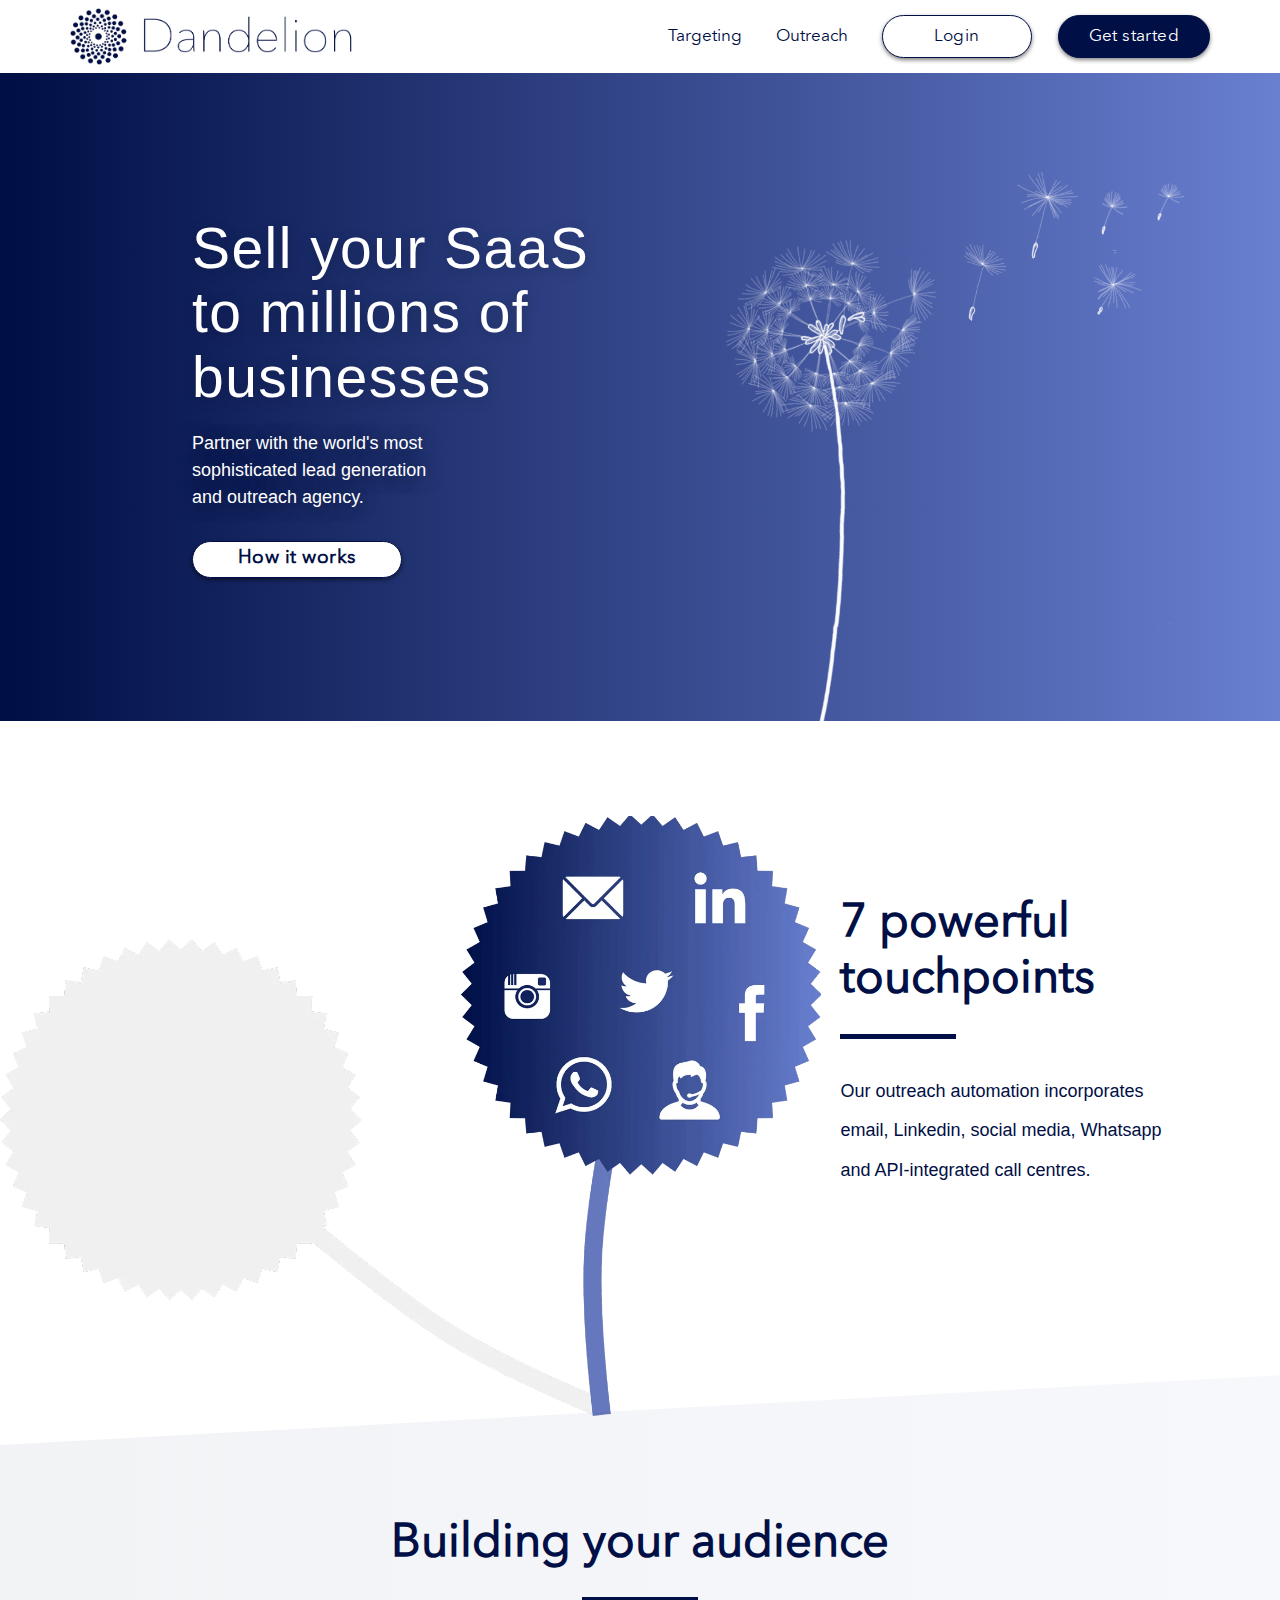
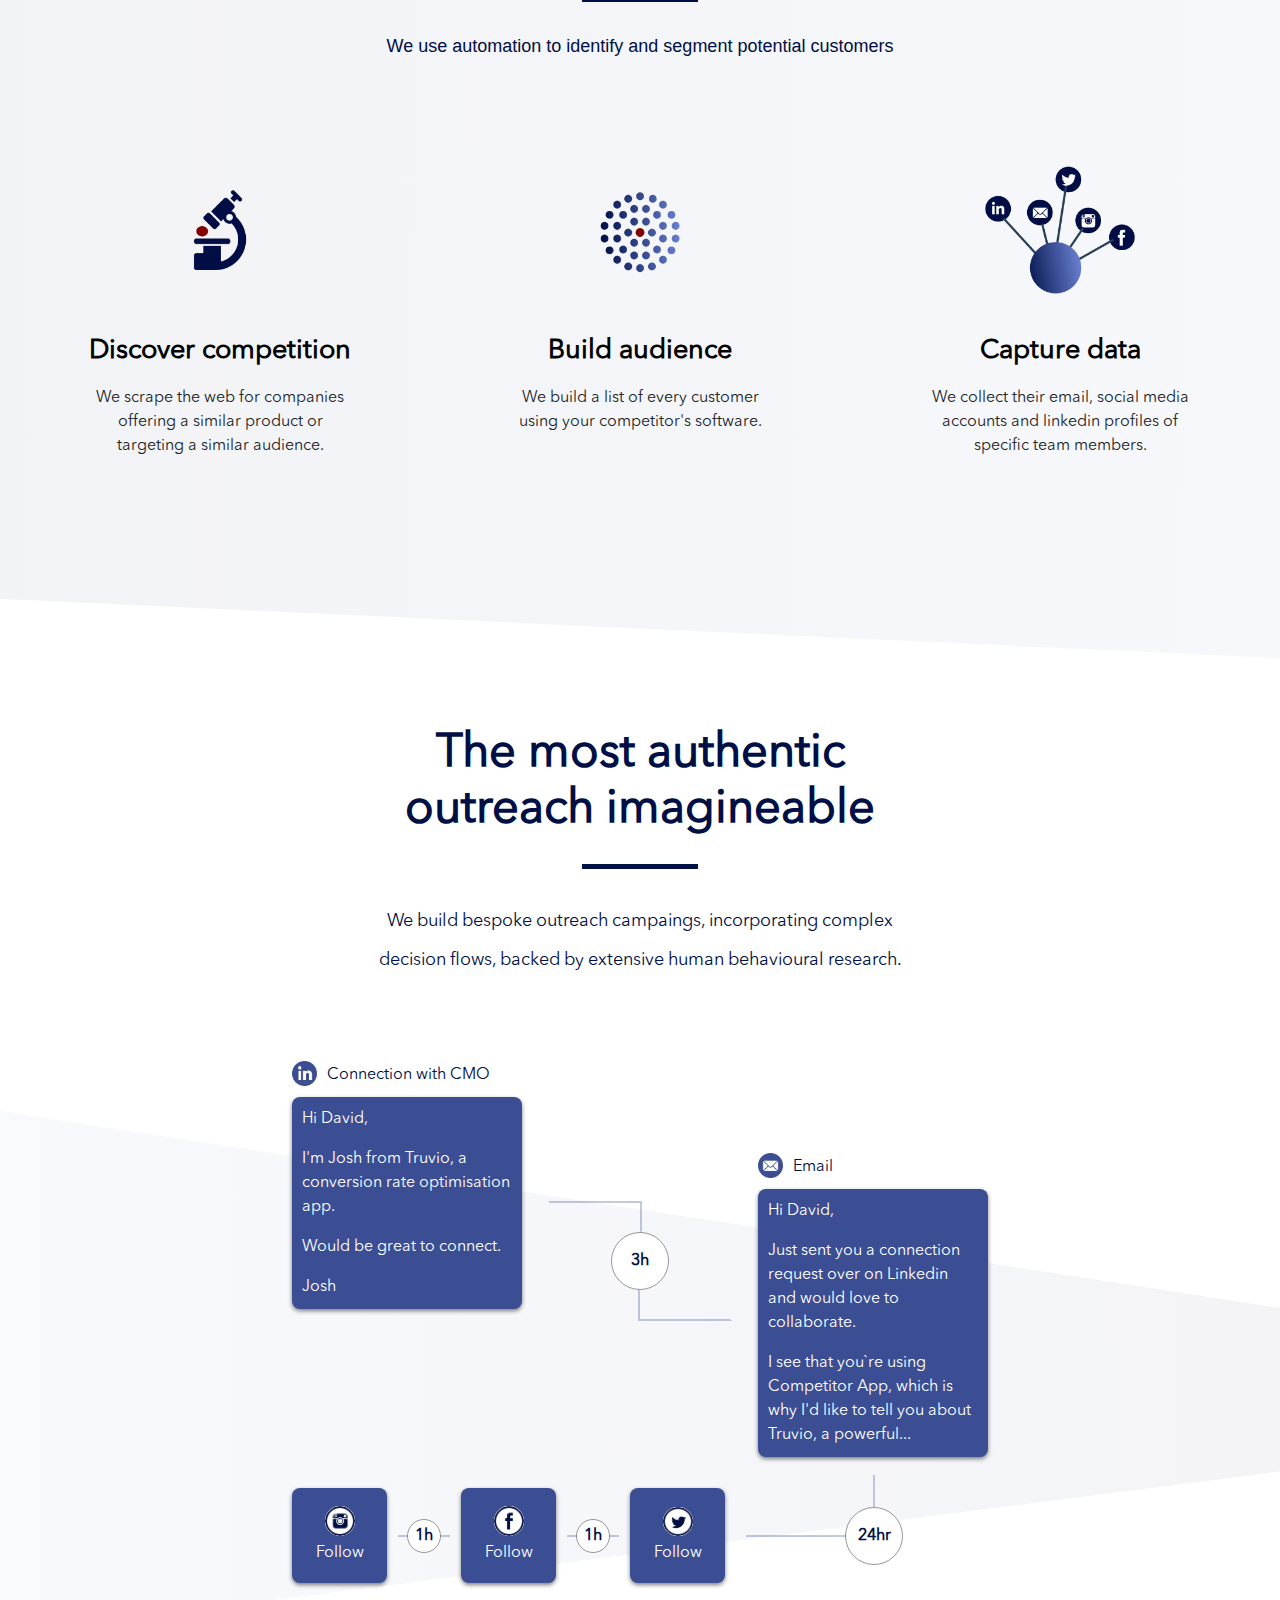
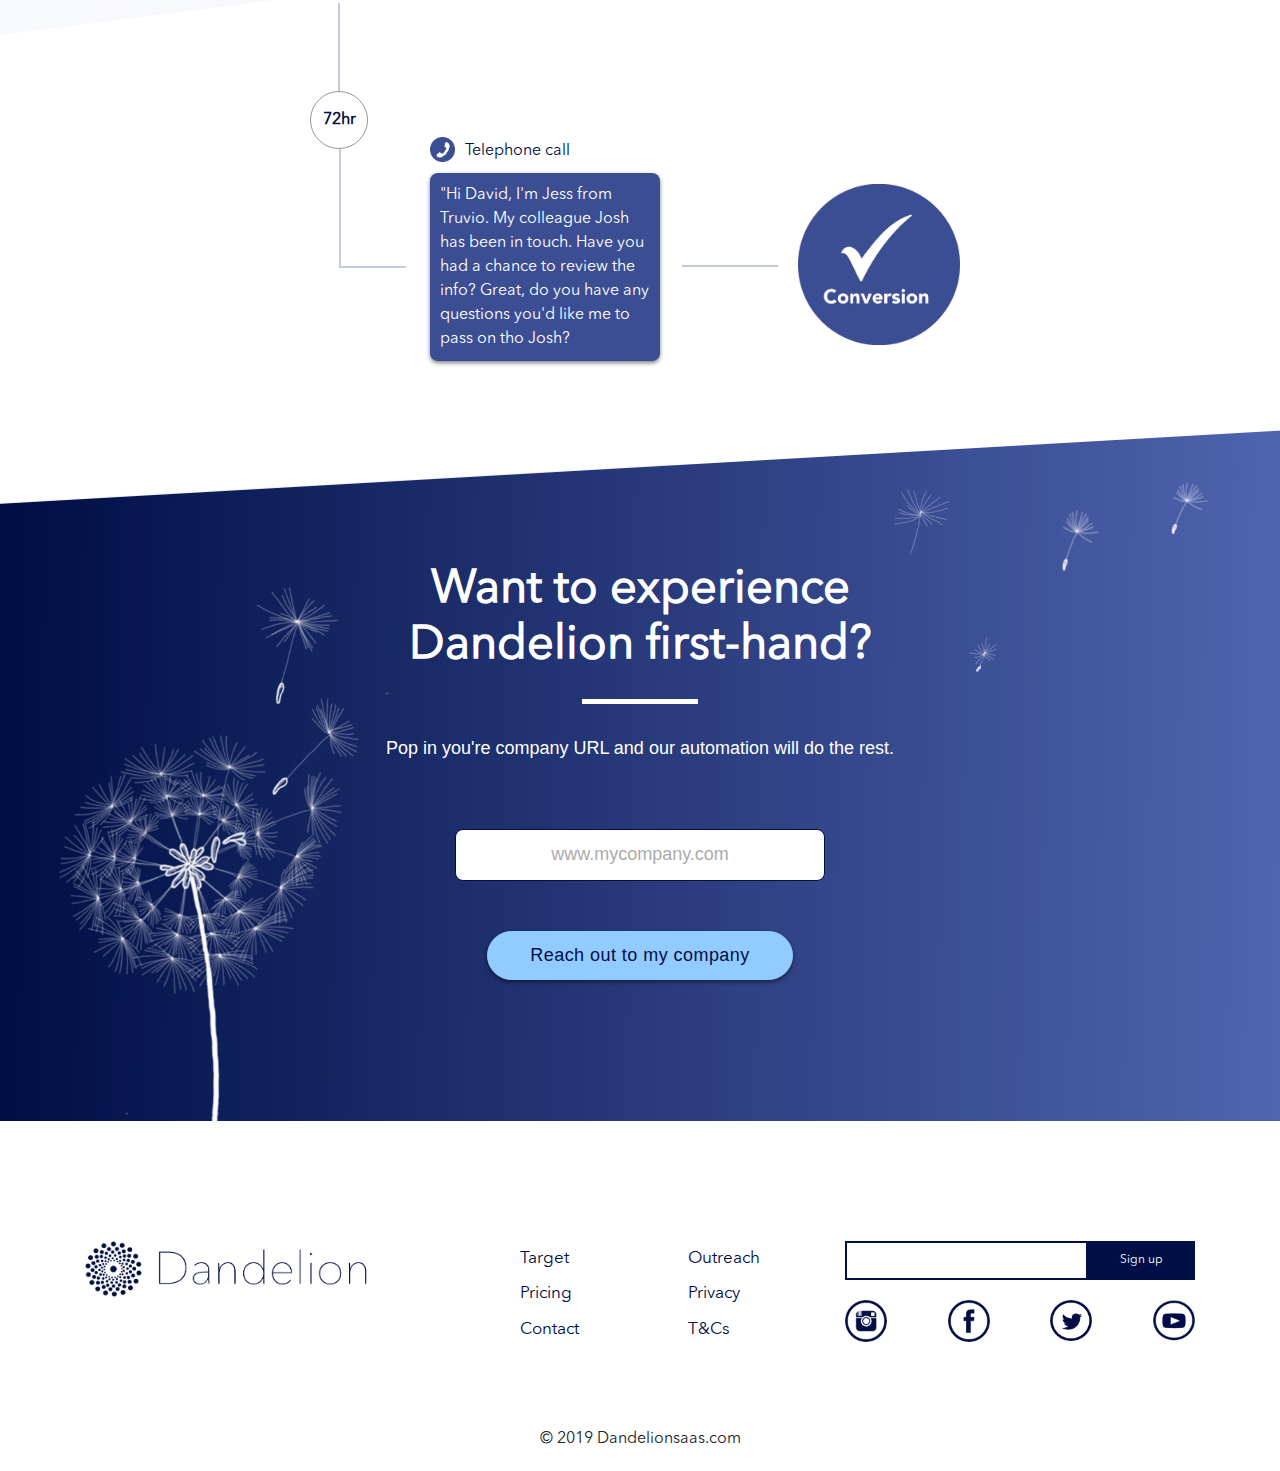
<file: app/index.html>
<!DOCTYPE html>
<html lang="en">

<head>
  <meta charset="UTF-8">
  <meta name="viewport" content="width=device-width, initial-scale=1.0">
  <meta http-equiv="X-UA-Compatible" content="ie=edge">
  <title>Dandelion HTML template - home</title>
  <link rel="shortcut icon" href="./images/favicon.ico" type="image/x-icon">

  <link rel="stylesheet" href="https://stackpath.bootstrapcdn.com/bootstrap/4.3.1/css/bootstrap.min.css"
    integrity="sha384-ggOyR0iXCbMQv3Xipma34MD+dH/1fQ784/j6cY/iJTQUOhcWr7x9JvoRxT2MZw1T" crossorigin="anonymous">
  <link rel="stylesheet" href="css/style.css">
</head>

<body>
  <header class="mainHeader container">
    <div class="mainHeader__logoBlock">
      <a href="#" class="mainLogo">
        <picture>
          <source srcset="./images/logo-main.webp" type="image/webp" class="mainLogo__img">
          <source srcset="./images/logo-main.png" type="image/png" class="mainLogo__img">
          <img src="./images/logo-main.png" alt="icon" class="mainLogo__img">
        </picture>
      </a>
    </div>
    <div class="mainHeader__linksBlock">
      <div class="mainHeader__linksBlock-links">
        <ul class="main-header-nav-ul">
          <li class="main-header-nav-li">
            <a href="#" class="main-header-nav-li__a">
              Targeting
            </a>
          </li>
          <li class="main-header-nav-li">
            <a href="#" class="main-header-nav-li__a">
              Outreach
            </a>
          </li>
        </ul>
      </div>
      <div class="mainHeader__linksBlock-btn">
        <a href="#" class="btn">
          Login
        </a>
        <a href="#" class="btn btn-inverse">
          Get started
        </a>
      </div>
    </div>

  </header>
  <div class="main-content">
    <section class="section-hero-block">
      <picture>
        <source srcset="./images/hero_dandelion.webp" type="image/webp" class="section-hero-block__bgi">
        <source srcset="./images/hero_dandelion.png" type="image/png" class="section-hero-block__bgi">
        <img src="./images/hero_dandelion.png" alt="icon" class="section-hero-block__bgi">
      </picture>
      <div class="section-hero-block__content">
        <div class="section-hero-block__content-title">
          Sell your SaaS to millions of businesses
        </div>
        <div class="section-hero-block__content-sub">
          Partner with the world's most sophisticated lead generation and outreach agency.
        </div>
        <div class="section-hero-block__content-btn">
          <a href="#" class="btn btn_size_md">
            How it works
          </a>
        </div>
      </div>
    </section>
    <section class="section-touchpoints">
      <div class="section-touchpoints__content-block">
        <h3 class="section-title section-touchpoints-title">
          7 powerful touchpoints
        </h3>
        <div class="section-touchpoints-sub section-sub">
          Our outreach automation incorporates email,
          Linkedin, social media, Whatsapp and API-integrated call
          centres.
        </div>
      </div>
      <div class="section-touchpoints__imageBlock">
        <picture>
          <source srcset="./images/dandelion_social.webp" type="image/webp" class="section-touchpoints__imageBlock-img">
          <source srcset="./images/dandelion_social.png" type="image/png" class="section-touchpoints__imageBlock-img">
          <img src="./images/dandelion_social.png" alt="icon" class="section-touchpoints__imageBlock-img">
        </picture>
      </div>
    </section>
    <section class="section-audience">
      <div class="section-audience__head">
        <div class="section-title section-audience__title">
          Building your audience
        </div>
        <div class="section-sub section-audience__sub">
          We use automation to identify and segment potential customers
        </div>
      </div>
      <div class="section-audience__body container">
        <div class="audience-block">
          <div class="audience-block__img">
            <picture>
              <source srcset="./images/Discover-competition.webp" type="image/webp" class="audience-block__img-icon">
              <source srcset="./images/Discover-competition.png" type="image/png" class="audience-block__img-icon">
              <img src="./images/Discover-competition.png" alt="icon" class="audience-block__img-icon">
            </picture>
          </div>
          <div class="audience-block__title">
            Discover competition
          </div>
          <div class="audience-block__sub">
            We scrape the web for companies
            offering a similar product or targeting a
            similar audience.
          </div>
        </div>
        <div class="audience-block">
          <div class="audience-block__img">
            <picture>
              <source srcset="./images/build-ausience.webp" type="image/webp" class="audience-block__img-icon">
              <source srcset="./images/build-ausience.png" type="image/png" class="audience-block__img-icon">
              <img src="./images/build-ausience.png" alt="icon" class="audience-block__img-icon">
            </picture>
          </div>
          <div class="audience-block__title">
            Build audience
          </div>
          <div class="audience-block__sub">
            We build a list of every customer using
            your competitor's software.
          </div>
        </div>
        <div class="audience-block">
          <div class="audience-block__img">
            <picture>
              <source srcset="./images/capture-data.webp" type="image/webp" class="audience-block__img-icon">
              <source srcset="./images/capture-data.png" type="image/png" class="audience-block__img-icon">
              <img src="./images/capture-data.png" alt="icon" class="audience-block__img-icon">
            </picture>
          </div>
          <div class="audience-block__title">
            Capture data
          </div>
          <div class="audience-block__sub">
            We collect their email, social media
            accounts and linkedin profiles of
            specific team members.
          </div>
        </div>
      </div>
    </section>

    <section class="section-authentic-scheme">
      <div class="container section-authentic-scheme__head">
        <h3 class="section-authentic-scheme__head-title section-title">
          The most authentic outreach imagineable
        </h3>
        <div class="section-sub section-authentic-scheme__head-sub">
          We build bespoke outreach campaings, incorporating complex
          decision flows, backed by extensive human behavioural research.
        </div>
      </div>
      <div class="container section-authentic-scheme__body">
        <div class="row authentic-scheme-row-first authentic-scheme-row">
          <div class="authentic-scheme-row-first__text-block linkedin-block authentic-scheme-text-block">
            <div class="authentic-scheme-text-block__title">
              <a href="#" class="authentic-scheme-social-link">
                <picture>
                  <source srcset="./images/icon_in.webp" type="image/webp" class="authentic-scheme-social-link__icon">
                  <source srcset="./images/icon_in.png" type="image/png" class="authentic-scheme-social-link__icon">
                  <img src="./images/icon_in.png" alt="icon" class="authentic-scheme-social-link__icon">
                </picture>
                <p class="authentic-scheme-social-link__text">
                  Connection with CMO
                </p>
              </a>
            </div>
            <div class="authentic-scheme-text-block__text">
              <p>Hi David,</p>
              <p>I'm Josh from Truvio, a conversion rate optimisation app.</p>
              <p>Would be great to connect.</p>
              <p>Josh</p>
            </div>

          </div>
          <div class="authentic-scheme-row-first__hr-block authentic-scheme-hr-l">
            3h
          </div>
          <div class="authentic-scheme-row-first__text-block email-block authentic-scheme-text-block">
            <div class="authentic-scheme-text-block__title">
              <a href="#" class="authentic-scheme-social-link">
                <picture>
                  <source srcset="./images/icon_mail.webp" type="image/webp" class="authentic-scheme-social-link__icon">
                  <source srcset="./images/icon_mail.png" type="image/png" class="authentic-scheme-social-link__icon">
                  <img src="./images/icon_mail.png" alt="icon" class="authentic-scheme-social-link__icon">
                </picture>
                <p class="authentic-scheme-social-link__text">
                  Email
                </p>
              </a>
            </div>
            <div class="authentic-scheme-text-block__text">
              <p>Hi David,</p>
              <p>Just sent you a connection request over on Linkedin
                and would love to collaborate.
              </p>
              <p>
                I see that you`re using Competitor App,
                which is why I'd like to tell you about
                Truvio, a powerful...
              </p>
            </div>

          </div>
        </div>
        <div class="row authentic-scheme-row-second authentic-scheme-row">
          <a href="#" class="authentic-scheme-social-medium-block">
            <picture>
              <source srcset="./images/social/icon_instagram.webp" type="image/webp"
                class="authentic-scheme-social-medium-block__icon">
              <source srcset="./images/social/icon_instagram.png" type="image/png"
                class="authentic-scheme-social-medium-block__icon">
              <img src="./images/social/icon_instagram.png" alt="social icon"
                class="authentic-scheme-social-medium-block__icon">
            </picture>
            <div class="authentic-scheme-social-medium-block__text">
              Follow
            </div>
          </a>
          <div class="authentic-scheme-hr-m">
            1h
          </div>
          <a href="#" class="authentic-scheme-social-medium-block">
            <picture>
              <source srcset="./images/social/icon_facebook.webp" type="image/webp"
                class="authentic-scheme-social-medium-block__icon">
              <source srcset="./images/social/icon_facebook.png" type="image/png"
                class="authentic-scheme-social-medium-block__icon">
              <img src="./images/social/icon_facebook.png" alt="social icon"
                class="authentic-scheme-social-medium-block__icon">
            </picture>
            <div class="authentic-scheme-social-medium-block__text">
              Follow
            </div>
          </a>
          <div class="authentic-scheme-hr-m">
            1h
          </div>
          <a href="#" class="authentic-scheme-social-medium-block">
            <picture>
              <source srcset="./images/social/icon_twitter.webp" type="image/webp"
                class="authentic-scheme-social-medium-block__icon">
              <source srcset="./images/social/icon_twitter.png" type="image/png"
                class="authentic-scheme-social-medium-block__icon">
              <img src="./images/social/icon_twitter.png" alt="social icon"
                class="authentic-scheme-social-medium-block__icon">
            </picture>
            <div class="authentic-scheme-social-medium-block__text">
              Follow
            </div>
          </a>
          <div class="authentic-scheme-row-second__hr-block authentic-scheme-hr-l">
            24hr
          </div>
        </div>
        <div class="row authentic-scheme-row-third authentic-scheme-row">
          <div class="authentic-scheme-row-third__hr-block authentic-scheme-hr-l">
            72hr
          </div>
          <div class="authentic-scheme-row-third__text-block email-block authentic-scheme-text-block">
            <div class="authentic-scheme-text-block__title">
              <a href="#" class="authentic-scheme-social-link">
                <img src="./images/icon_phone.png" alt="social image icon" class="authentic-scheme-social-link__icon">
                <p class="authentic-scheme-social-link__text">
                  Telephone call
                </p>
              </a>
            </div>
            <div class="authentic-scheme-text-block__text">
              <p>"Hi David, I'm Jess from Truvio. My colleague Josh
                has been in touch. Have you had a chance to review the info?
                Great, do you have any questions you'd like me to pass on tho Josh?
              </p>
            </div>
          </div>
          <div class="authentic-scheme-row-third__conversion-icon">
            <picture>
              <source srcset="./images/icon_conversion.webp" type="image/webp"
                class="authentic-scheme-row-third__conversion-icon-img">
              <source srcset="./images/icon_conversion.png" type="image/png"
                class="authentic-scheme-row-third__conversion-icon-img">
              <img src="./images/icon_conversion.png" alt="icon"
                class="authentic-scheme-row-third__conversion-icon-img">
            </picture>
          </div>
        </div>
    </section>

    <section class="section-reach-company">
      <picture>
        <source srcset="./images/dandelion_single.webp" type="image/webp" class="section-reach-company__left-icon">
        <source srcset="./images/dandelion_single.png" type="image/png" class="section-reach-company__left-icon">
        <img src="./images/dandelion_single.png" alt="reach-company img" class="section-reach-company__left-icon">
      </picture>
      <picture>
        <source srcset="./images/items_dandelion.webp" type="image/webp" class="section-reach-company__right-icon">
        <source srcset="./images/items_dandelion.png" type="image/png" class="section-reach-company__right-icon">
        <img src="./images/items_dandelion.png" alt="reach-company img" class="section-reach-company__right-icon">
      </picture>
      <div class="section-reach-company__content reach-company-content">
        <div class="reach-company-content__title section-title">
          Want to experience Dandelion first-hand?
        </div>
        <div class="reach-company-content__sub section-sub">
          Pop in you're company URL and our automation will do the rest.
        </div>
        <form class="reach-company-content-form">
          <input type="text" class="reach-company-content-form__text-input" placeholder="www.mycompany.com">
          <br />
          <input type="submit" class="reach-company-content-form__submit-input" value="Reach out to my company">
        </form>
      </div>
    </section>

  </div>

  <footer class="footer-main">
    <div class="container">
      <div class="row">
        <div class="col-4 footer-widget-1">
          <a href="#" class="mainLogo">
            <picture>
              <source srcset="./images/logo-main.webp" type="image/webp" class="mainLogo__img">
              <source srcset="./images/logo-main.png" type="image/png" class="mainLogo__img">
              <img src="./images/logo-main.png" alt="Alt Text!" class="mainLogo__img">
            </picture>
          </a>
        </div>
        <div class="col-4 nav-footer-container footer-widget-2">
          <ul class="nav-footer-ul">
            <li class="nav-footer-ul-li">
              <a href="#" class="nav-footer-ul-li__a">
                Target
              </a>
            </li>
            <li class="nav-footer-ul-li">
              <a href="#" class="nav-footer-ul-li__a">
                Pricing
              </a>
            </li>
            <li class="nav-footer-ul-li">
              <a href="#" class="nav-footer-ul-li__a">
                Contact
              </a>
            </li>
          </ul>
          <ul class="nav-footer-ul">
            <li class="nav-footer-ul-li">
              <a href="#" class="nav-footer-ul-li__a">
                Outreach
              </a>
            </li>
            <li class="nav-footer-ul-li">
              <a href="#" class="nav-footer-ul-li__a">
                Privacy
              </a>
            </li>
            <li class="nav-footer-ul-li">
              <a href="#" class="nav-footer-ul-li__a">
                T&Cs
              </a>
            </li>
          </ul>
        </div>
        <div class="col-4 footer-widget-3">
          <form class="footer-sign-form">
            <input type="text" name="signUp" class="footer-sign-form__text" id="signUp">
            <input type="submit" value="Sign up" class="footer-sign-form__submit">
          </form>
          <nav class="footer-social-nav">
            <a href="#" class="footer-social-nav__a">
              <picture>
                <source srcset="./images/f-icon-inst.webp" type="image/webp" class="footer-social-nav__a-img">
                <source srcset="./images/f-icon-inst.png" type="image/png" class="footer-social-nav__a-img">
                <img src="./images/f-icon-inst.png" alt="social image" class="footer-social-nav__a-img">
              </picture>
            </a>
            <a href="#" class="footer-social-nav__a">
              <picture>
                <source srcset="./images/f-icon-facebook.webp" type="image/webp" class="footer-social-nav__a-img">
                <source srcset="./images/f-icon-facebook.png" type="image/png" class="footer-social-nav__a-img">
                <img src="./images/f-icon-facebook.png" alt="social image" class="footer-social-nav__a-img">
              </picture>
            </a>
            <a href="#" class="footer-social-nav__a">
              <picture>
                <source srcset="./images/f-icon-twitter.webp" type="image/webp" class="footer-social-nav__a-img">
                <source srcset="./images/f-icon-twitter.png" type="image/png" class="footer-social-nav__a-img">
                <img src="./images/f-icon-twitter.png" alt="social image" class="footer-social-nav__a-img">
              </picture>
            </a>
            <a href="#" class="footer-social-nav__a">
              <picture>
                <source srcset="./images/f-icon-youtube.webp" type="image/webp" class="footer-social-nav__a-img">
                <source srcset="./images/f-icon-youtube.png" type="image/png" class="footer-social-nav__a-img">
                <img src="./images/f-icon-youtube.png" alt="social image" class="footer-social-nav__a-img">
              </picture>
            </a>
          </nav>
        </div>
      </div>
      <div class="row footer-copyright-row">
        <div class="col">
          <div class="footer-copyright">
            © 2019 Dandelionsaas.com
          </div>
        </div>
      </div>
    </div>
  </footer>


  <script src="https://code.jquery.com/jquery-3.3.1.slim.min.js"
    integrity="sha384-q8i/X+965DzO0rT7abK41JStQIAqVgRVzpbzo5smXKp4YfRvH+8abtTE1Pi6jizo"
    crossorigin="anonymous"></script>
  <script src="https://cdnjs.cloudflare.com/ajax/libs/popper.js/1.14.7/umd/popper.min.js"
    integrity="sha384-UO2eT0CpHqdSJQ6hJty5KVphtPhzWj9WO1clHTMGa3JDZwrnQq4sF86dIHNDz0W1"
    crossorigin="anonymous"></script>
  <script src="https://stackpath.bootstrapcdn.com/bootstrap/4.3.1/js/bootstrap.min.js"
    integrity="sha384-JjSmVgyd0p3pXB1rRibZUAYoIIy6OrQ6VrjIEaFf/nJGzIxFDsf4x0xIM+B07jRM"
    crossorigin="anonymous"></script>
  <script src="js/scripts.min.js"></script>
</body>

</html>
</file>
<file: app/css/style.css>
/*==========  Mobile First  ==========*/
/*==========  Desktop First  ==========*/
@font-face {
  font-family: "AvenirNext";
  src: url("../fonts/ave_next_ssv/AvenirNextLTPro-Regular.otf");
}

@font-face {
  font-family: "AvenirNext-Bold";
  src: url("../fonts/ave_next_ssv/AvenirNextLTPro-Bold.otf");
}

@font-face {
  font-family: "AvenirNext-It";
  src: url("../fonts/ave_next_ssv/AvenirNextLTPro-It.otf");
}

@font-face {
  font-family: "AvenirNext-Cn";
  src: url("../fonts/ave_next_ssv/AvenirNextLTPro-Cn.otf");
}

.mainHeader {
  display: -webkit-box;
  display: -webkit-flex;
  display: -ms-flexbox;
  display: flex;
  -webkit-box-pack: justify;
  -webkit-justify-content: space-between;
      -ms-flex-pack: justify;
          justify-content: space-between;
  -webkit-box-align: center;
  -webkit-align-items: center;
      -ms-flex-align: center;
          align-items: center;
  padding: 8px 0;
}

.mainHeader__linksBlock {
  display: -webkit-box;
  display: -webkit-flex;
  display: -ms-flexbox;
  display: flex;
  -webkit-box-align: center;
  -webkit-align-items: center;
      -ms-flex-align: center;
          align-items: center;
}

.mainHeader__linksBlock-btn {
  margin-left: 17px;
}

@media (min-width: 1400px) {
  .mainHeader.container {
    padding-left: 30px;
    padding-right: 30px;
    max-width: 1400px;
  }
}

.mainLogo {
  max-width: 284px;
  display: -webkit-box;
  display: -webkit-flex;
  display: -ms-flexbox;
  display: flex;
}

.mainLogo__img {
  width: 100%;
}

.main-header-nav-ul {
  display: -webkit-box;
  display: -webkit-flex;
  display: -ms-flexbox;
  display: flex;
  padding-left: 0;
  margin-bottom: 0;
  list-style: none;
}

.main-header-nav-li__a {
  padding: 10px 17px;
  color: #000f45;
  font-size: 17px;
}

.main-header-nav-li__a:hover, .main-header-nav-li__a:active, .main-header-nav-li__a:focus {
  color: #000f45;
}

.mainHeader__linksBlock-btn > a {
  margin: 0 11px;
}

.mainHeader__linksBlock-btn > a:first-child {
  margin-left: 0;
}

.mainHeader__linksBlock-btn > a:last-child {
  margin-right: 0;
}

.section-hero-block {
  position: relative;
  min-height: 648px;
  background: -webkit-gradient(linear, left top, right top, color-stop(1%, #000f45), to(#697fd0));
  background: -o-linear-gradient(left, #000f45 1%, #697fd0 100%);
  background: linear-gradient(to right, #000f45 1%, #697fd0 100%);
  display: -webkit-box;
  display: -webkit-flex;
  display: -ms-flexbox;
  display: flex;
  -webkit-box-align: center;
  -webkit-align-items: center;
      -ms-flex-align: center;
          align-items: center;
}

.section-hero-block__bgi {
  height: 100%;
  width: auto;
  position: absolute;
  top: 0;
  bottom: 0;
  right: 0;
  z-index: 0;
}

.section-hero-block__content {
  color: #fff;
  display: -webkit-box;
  display: -webkit-flex;
  display: -ms-flexbox;
  display: flex;
  -webkit-box-orient: vertical;
  -webkit-box-direction: normal;
  -webkit-flex-direction: column;
      -ms-flex-direction: column;
          flex-direction: column;
  width: 35%;
  margin-left: 15%;
  position: relative;
  z-index: 1;
}

.section-hero-block__content-title {
  text-shadow: 0 2px 13px rgba(0, 0, 0, 0.21);
  font-size: 57px;
  font-weight: 500;
  line-height: 1.14;
  letter-spacing: 1.45px;
  margin-bottom: 20px;
}

.section-hero-block__content-sub {
  margin-bottom: 30px;
  text-shadow: 0 2px 17px rgba(0, 0, 0, 0.5);
  line-height: 1.5;
  font-size: 18px;
  max-width: 60%;
  font-weight: normal;
}

.section-touchpoints {
  position: relative;
  min-height: 645px;
  display: -webkit-box;
  display: -webkit-flex;
  display: -ms-flexbox;
  display: flex;
  -webkit-box-align: center;
  -webkit-align-items: center;
      -ms-flex-align: center;
          align-items: center;
}

.section-touchpoints__content-block {
  position: absolute;
  right: 7%;
  max-width: 350px;
  z-index: 1;
}

.section-touchpoints__imageBlock {
  position: absolute;
  left: 0;
  bottom: -50px;
}

.section-touchpoints__imageBlock-img {
  max-height: 600px;
  height: 100%;
}

.section-title {
  color: #000f45;
  font-family: "AvenirNext";
  font-size: 47px;
  font-weight: 700;
  line-height: 1.2;
  position: relative;
  padding-bottom: 55px;
}

.section-title::after {
  content: "";
  display: block;
  position: absolute;
  right: -webkit-calc(50% - 58px);
  right: calc(50% - 58px);
  width: 116px;
  height: 5px;
  margin-top: 25px;
  margin-bottom: 25px;
  background-color: #000f45;
}

.section-touchpoints-title::after {
  left: 0;
}

.section-sub {
  color: #000f45;
  line-height: 2.2;
  font-size: 18px;
}

.section-audience {
  min-height: 900px;
  background-image: url("../images/svg/buildingAudience-bg.svg");
  background-size: cover;
  position: relative;
  z-index: 2;
}

.section-audience__head {
  text-align: center;
  padding-top: 150px;
  margin-bottom: 90px;
}

.section-audience__body {
  display: -webkit-box;
  display: -webkit-flex;
  display: -ms-flexbox;
  display: flex;
  -webkit-box-pack: justify;
  -webkit-justify-content: space-between;
      -ms-flex-pack: justify;
          justify-content: space-between;
}

.audience-block {
  width: 270px;
  text-align: center;
}

.audience-block__img {
  display: inline-block;
  width: 150px;
  margin-bottom: 30px;
}

.audience-block__img-icon {
  width: 100%;
  height: auto;
}

.audience-block__title {
  margin-bottom: 20px;
  font-size: 27px;
  line-height: 1.1;
  color: #000000;
  font-weight: 600;
  font-family: "AvenirNext";
}

.audience-block__sub {
  margin-bottom: 20px;
}

.section-authentic-scheme {
  background-image: url("../images/svg/path-bg.svg");
  background-repeat: no-repeat;
  background-size: contain;
  background-position: center;
}

.section-authentic-scheme__head {
  margin-top: 60px;
  text-align: center;
  max-width: 570px;
  margin-bottom: 80px;
}

.section-authentic-scheme__body {
  min-height: 900px;
  padding-bottom: 60px;
}

.authentic-scheme-row {
  max-width: 700px;
  margin: 0 auto;
  display: -webkit-box;
  display: -webkit-flex;
  display: -ms-flexbox;
  display: flex;
  position: relative;
}

.authentic-scheme-row-first {
  min-height: 400px;
}

.authentic-scheme-row-first__text-block.linkedin-block {
  position: absolute;
  top: 0;
  left: 2px;
}

.authentic-scheme-row-first__hr-block {
  position: absolute;
  left: -webkit-calc(50% - 29px);
  left: calc(50% - 29px);
  top: -webkit-calc(50% - 29px);
  top: calc(50% - 29px);
}

.authentic-scheme-row-first__hr-block::before {
  content: '';
  display: block;
  position: absolute;
  width: 94px;
  height: 32px;
  opacity: 0.3;
  border: solid 2px #3b4e93;
  border-bottom-color: transparent;
  border-left-color: transparent;
  top: -32px;
  left: -64px;
}

.authentic-scheme-row-first__hr-block::after {
  content: '';
  display: block;
  position: absolute;
  width: 94px;
  height: 32px;
  opacity: 0.3;
  border: solid 2px #3b4e93;
  bottom: -32px;
  right: -64px;
  border-top-color: transparent;
  border-right-color: transparent;
}

.authentic-scheme-row-first__text-block.email-block {
  position: absolute;
  bottom: 4px;
  right: 2px;
}

.authentic-scheme-text-block {
  color: #fff;
  -webkit-align-self: flex-start;
      -ms-flex-item-align: start;
          align-self: flex-start;
  width: 230px;
}

.authentic-scheme-text-block__text {
  background-color: #3b4e93;
  padding: 10px;
  border-radius: 8px;
  -webkit-box-shadow: 0 2px 4px 0 rgba(0, 0, 0, 0.5);
          box-shadow: 0 2px 4px 0 rgba(0, 0, 0, 0.5);
}

.authentic-scheme-text-block__text > p {
  font-size: 16px;
}

.authentic-scheme-text-block__text > p:last-child {
  margin-bottom: 0;
}

.authentic-scheme-social-link {
  display: -webkit-box;
  display: -webkit-flex;
  display: -ms-flexbox;
  display: flex;
  margin-bottom: 10px;
  -webkit-box-align: center;
  -webkit-align-items: center;
      -ms-flex-align: center;
          align-items: center;
  color: #000f45;
}

.authentic-scheme-social-link__icon {
  width: 25px;
  height: auto;
}

.authentic-scheme-social-link__text {
  margin-bottom: 0;
  margin-left: 10px;
  font-size: 16px;
  margin-top: 2px;
}

.authentic-scheme-social-link__text:hover, .authentic-scheme-social-link__text:active, .authentic-scheme-social-link__text:focus {
  color: #000f45;
}

.authentic-scheme-hr-l {
  font-size: 16px;
  font-weight: 700;
  color: #000f45;
  display: -webkit-box;
  display: -webkit-flex;
  display: -ms-flexbox;
  display: flex;
  width: 58px;
  height: 58px;
  background-color: #fff;
  border-radius: 50%;
  border: 1px solid #979797;
  -webkit-box-align: center;
  -webkit-align-items: center;
      -ms-flex-align: center;
          align-items: center;
  -webkit-box-pack: center;
  -webkit-justify-content: center;
      -ms-flex-pack: center;
          justify-content: center;
}

.authentic-scheme-row-second {
  min-height: 150px;
  display: -webkit-box;
  display: -webkit-flex;
  display: -ms-flexbox;
  display: flex;
  -webkit-box-align: center;
  -webkit-align-items: center;
      -ms-flex-align: center;
          align-items: center;
}

.authentic-scheme-row-third {
  min-height: 350px;
}

.authentic-scheme-social-medium-block {
  display: -webkit-box;
  display: -webkit-flex;
  display: -ms-flexbox;
  display: flex;
  -webkit-box-orient: vertical;
  -webkit-box-direction: normal;
  -webkit-flex-direction: column;
      -ms-flex-direction: column;
          flex-direction: column;
  background-color: #3b4e93;
  color: #fff;
  width: 95px;
  height: 95px;
  border-radius: 8px;
  -webkit-box-shadow: 0 2px 4px 0 rgba(0, 0, 0, 0.5);
          box-shadow: 0 2px 4px 0 rgba(0, 0, 0, 0.5);
  -webkit-box-align: center;
  -webkit-align-items: center;
      -ms-flex-align: center;
          align-items: center;
  -webkit-box-pack: center;
  -webkit-justify-content: center;
      -ms-flex-pack: center;
          justify-content: center;
  margin-left: 10px;
  margin-right: 10px;
}

.authentic-scheme-social-medium-block__icon {
  width: 30px;
  height: auto;
  border-radius: 50%;
  background-color: #fff;
  margin-bottom: 5px;
}

.authentic-scheme-social-medium-block:hover, .authentic-scheme-social-medium-block:active, .authentic-scheme-social-medium-block:focus {
  color: #fff;
}

.authentic-scheme-social-medium-block:first-child {
  margin-left: 2px;
}

.authentic-scheme-hr-m {
  display: -webkit-box;
  display: -webkit-flex;
  display: -ms-flexbox;
  display: flex;
  -webkit-box-align: center;
  -webkit-align-items: center;
      -ms-flex-align: center;
          align-items: center;
  -webkit-box-pack: center;
  -webkit-justify-content: center;
      -ms-flex-pack: center;
          justify-content: center;
  font-size: 16px;
  font-weight: 700;
  color: #000f45;
  width: 34px;
  height: 34px;
  background-color: #fff;
  border-radius: 50%;
  border: 1px solid #979797;
  margin-left: 10px;
  margin-right: 10px;
  position: relative;
  z-index: 2;
}

.authentic-scheme-hr-m::before {
  content: '';
  display: block;
  width: 10px;
  position: absolute;
  left: -10px;
  height: 2px;
  background-color: #3b4e93;
  opacity: 0.3;
  z-index: 0;
}

.authentic-scheme-hr-m::after {
  content: '';
  display: block;
  width: 10px;
  position: absolute;
  right: -10px;
  height: 2px;
  background-color: #3b4e93;
  opacity: 0.3;
  z-index: 0;
}

.authentic-scheme-row-second__hr-block {
  margin-left: 110px;
  position: relative;
}

.authentic-scheme-row-second__hr-block::before {
  content: '';
  display: block;
  width: 100px;
  position: absolute;
  height: 2px;
  left: -100px;
  background-color: #3b4e93;
  opacity: 0.3;
  z-index: 0;
}

.authentic-scheme-row-second__hr-block::after {
  content: '';
  display: block;
  width: 2px;
  position: absolute;
  top: -33px;
  height: 32px;
  background-color: #3b4e93;
  opacity: 0.3;
  z-index: 0;
}

.authentic-scheme-row-third__hr-block {
  position: absolute;
  top: 80px;
  left: 20px;
}

.authentic-scheme-row-third__hr-block::after {
  content: '';
  display: block;
  width: 68px;
  height: 120px;
  position: absolute;
  border: 2px solid #3b4e93;
  border-top-color: transparent;
  border-right-color: transparent;
  bottom: -120px;
  right: -40px;
  opacity: 0.3;
  z-index: 0;
}

.authentic-scheme-row-third__hr-block::before {
  content: '';
  display: block;
  width: 2px;
  height: 88px;
  position: absolute;
  top: -89px;
  background-color: #3b4e93;
  opacity: 0.3;
  z-index: 0;
}

.authentic-scheme-row-third__text-block {
  -webkit-align-self: flex-end;
      -ms-flex-item-align: end;
          align-self: flex-end;
  margin-left: 140px;
}

.authentic-scheme-row-third__conversion-icon {
  position: absolute;
  bottom: 15px;
  right: 30px;
  width: 162px;
  height: 162px;
}

.authentic-scheme-row-third__conversion-icon-img {
  width: 100%;
  height: auto;
}

.authentic-scheme-row-third__conversion-icon::before {
  content: '';
  display: block;
  width: 96px;
  height: 2px;
  position: absolute;
  top: 81px;
  left: -116px;
  background-color: #3b4e93;
  opacity: 0.3;
  z-index: 0;
}

.section-reach-company {
  background-image: url("../images/Rectangle Copy 173.png");
  background-repeat: no-repeat;
  background-size: cover;
  position: relative;
  color: #fff;
  min-height: 700px;
  overflow: hidden;
  display: -webkit-box;
  display: -webkit-flex;
  display: -ms-flexbox;
  display: flex;
  -webkit-box-align: center;
  -webkit-align-items: center;
      -ms-flex-align: center;
          align-items: center;
  -webkit-box-pack: center;
  -webkit-justify-content: center;
      -ms-flex-pack: center;
          justify-content: center;
}

.section-reach-company__left-icon {
  position: absolute;
  bottom: -275px;
  left: 0;
  max-width: 420px;
  z-index: 0;
}

.section-reach-company__right-icon {
  position: absolute;
  right: 0;
  top: 0;
  max-width: 450px;
  z-index: 0;
}

.section-reach-company__content {
  position: relative;
  z-index: 1;
  max-width: 600px;
  text-align: center;
  color: #fff;
}

.reach-company-content__title {
  color: #fff;
}

.reach-company-content__title::after {
  background-color: #fff;
}

.reach-company-content__sub {
  color: #fff;
  margin-bottom: 60px;
}

.reach-company-content-form__text-input {
  text-align: center;
  width: 370px;
  padding: 5px 20px;
  font-size: 18px;
  line-height: 2.2;
  color: #000f45;
  border: 1px solid #000f45;
  border-radius: 8px;
  margin-bottom: 50px;
}

.reach-company-content-form__text-input::-webkit-input-placeholder {
  color: #ababab;
}

.reach-company-content-form__text-input::-moz-placeholder {
  color: #ababab;
}

.reach-company-content-form__text-input:-ms-input-placeholder {
  color: #ababab;
}

.reach-company-content-form__text-input::-ms-input-placeholder {
  color: #ababab;
}

.reach-company-content-form__text-input::placeholder {
  color: #ababab;
}

.reach-company-content-form__submit-input {
  border-radius: 50px;
  background-color: #92cbff;
  border: 1px solid #92cbff;
  -webkit-box-shadow: 0 2px 4px 0 rgba(0, 0, 0, 0.5);
          box-shadow: 0 2px 4px 0 rgba(0, 0, 0, 0.5);
  font-size: 18px;
  font-weight: 500;
  letter-spacing: 0.45px;
  color: #000f45;
  padding: 10px 42px;
}

.reach-company-content-form__submit-input:hover, .reach-company-content-form__submit-input:active, .reach-company-content-form__submit-input:focus {
  -webkit-box-shadow: 0 2px 8px 0 rgba(0, 0, 0, 0.5);
          box-shadow: 0 2px 8px 0 rgba(0, 0, 0, 0.5);
}

.footer-main {
  padding-top: 120px;
  padding-bottom: 20px;
}

@media (min-width: 1400px) {
  .footer-widget-3 {
    margin-left: auto;
    max-width: 250px;
  }
}

.nav-footer-container {
  display: -webkit-box;
  display: -webkit-flex;
  display: -ms-flexbox;
  display: flex;
  -webkit-justify-content: space-around;
      -ms-flex-pack: distribute;
          justify-content: space-around;
  color: #000f45;
}

.nav-footer-ul {
  padding-left: 0;
  margin-bottom: 20px;
  list-style: none;
}

.nav-footer-ul-li__a {
  color: #000f45;
  font-size: 17px;
  padding: 5px;
  display: block;
}

.nav-footer-ul-li__a:hover, .nav-footer-ul-li__a:active, .nav-footer-ul-li__a:focus {
  color: #000f45;
}

.footer-sign-form {
  display: -webkit-box;
  display: -webkit-flex;
  display: -ms-flexbox;
  display: flex;
  margin-bottom: 20px;
}

.footer-sign-form__text {
  width: 100%;
  color: #000f45;
  border: 2px solid #000f45;
  padding: 5px 10px;
  font-size: 17px;
}

.footer-sign-form__submit {
  font-size: 12px;
  font-weight: 500;
  color: #fff;
  border: 2px solid #000f45;
  background-color: #000f45;
  padding: 5px 30px;
}

.footer-social-nav {
  display: -webkit-box;
  display: -webkit-flex;
  display: -ms-flexbox;
  display: flex;
  -webkit-box-pack: justify;
  -webkit-justify-content: space-between;
      -ms-flex-pack: justify;
          justify-content: space-between;
}

.footer-social-nav__a {
  max-width: 42px;
}

.footer-social-nav__a-img {
  width: 100%;
}

.footer-copyright-row {
  margin-top: 60px;
}

.footer-copyright {
  text-align: center;
}

.container {
  font-family: "AvenirNext";
}

.btn {
  font-family: "AvenirNext";
  color: #000f45;
  font-size: 17px;
  letter-spacing: 0.4px;
  padding: 8px 30px;
  border-radius: 50px;
  border: 1px solid #000f45;
  -webkit-box-shadow: 0 2px 4px 0 rgba(0, 0, 0, 0.5);
          box-shadow: 0 2px 4px 0 rgba(0, 0, 0, 0.5);
  min-width: 150px;
  background-color: #fff;
}

.btn:hover, .btn:active, .btn:focus {
  outline: none;
  -webkit-box-shadow: 0 2px 8px 0 rgba(0, 0, 0, 0.5);
          box-shadow: 0 2px 8px 0 rgba(0, 0, 0, 0.5);
  color: #000f45;
}

.btn-inverse {
  color: #fff;
  background-color: #000f45;
}

.btn-inverse:hover, .btn-inverse:active, .btn-inverse:focus {
  color: #fff;
}

.btn_size_md {
  padding: 3px 45px;
  font-size: 19px;
  font-weight: bold;
  letter-spacing: 0.48px;
}

/*==========  Mobile First  ==========*/
/*==========  Desktop First  ==========*/
/*# sourceMappingURL=[data-uri] */
</file>
